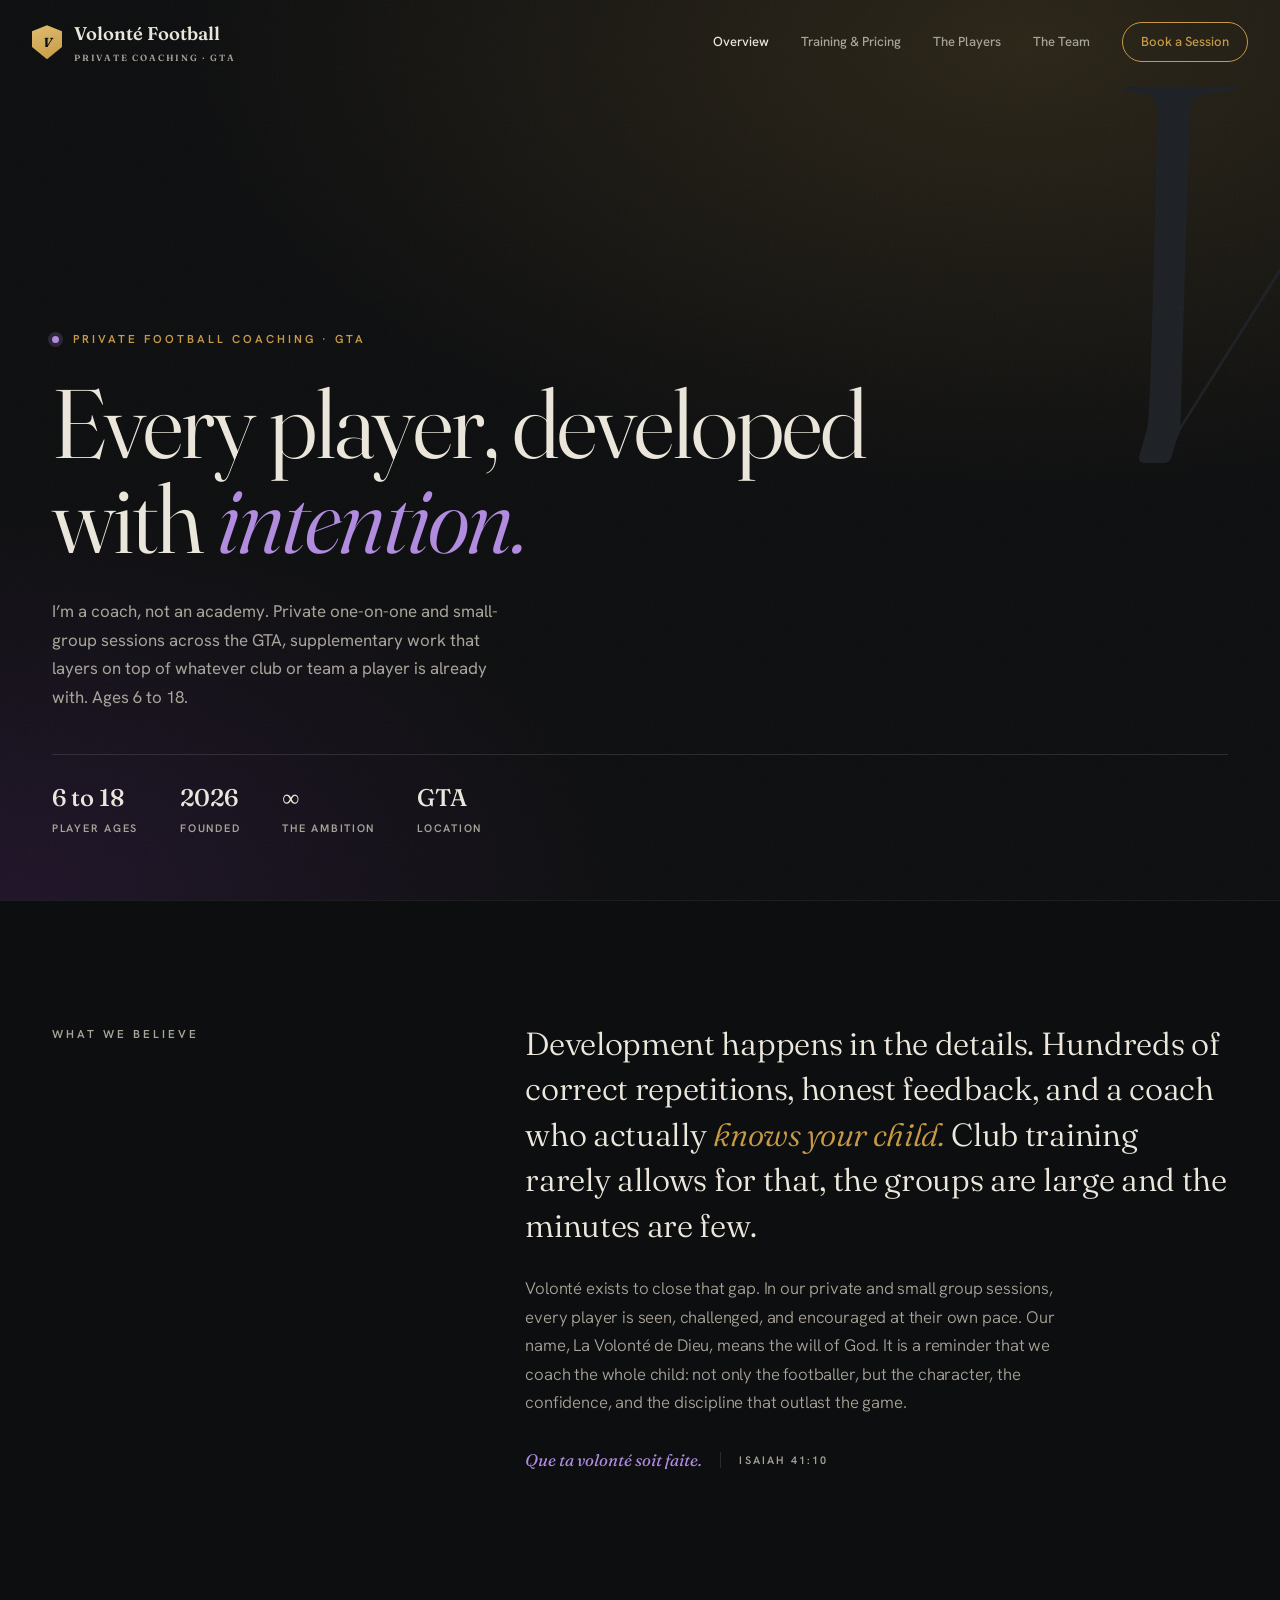
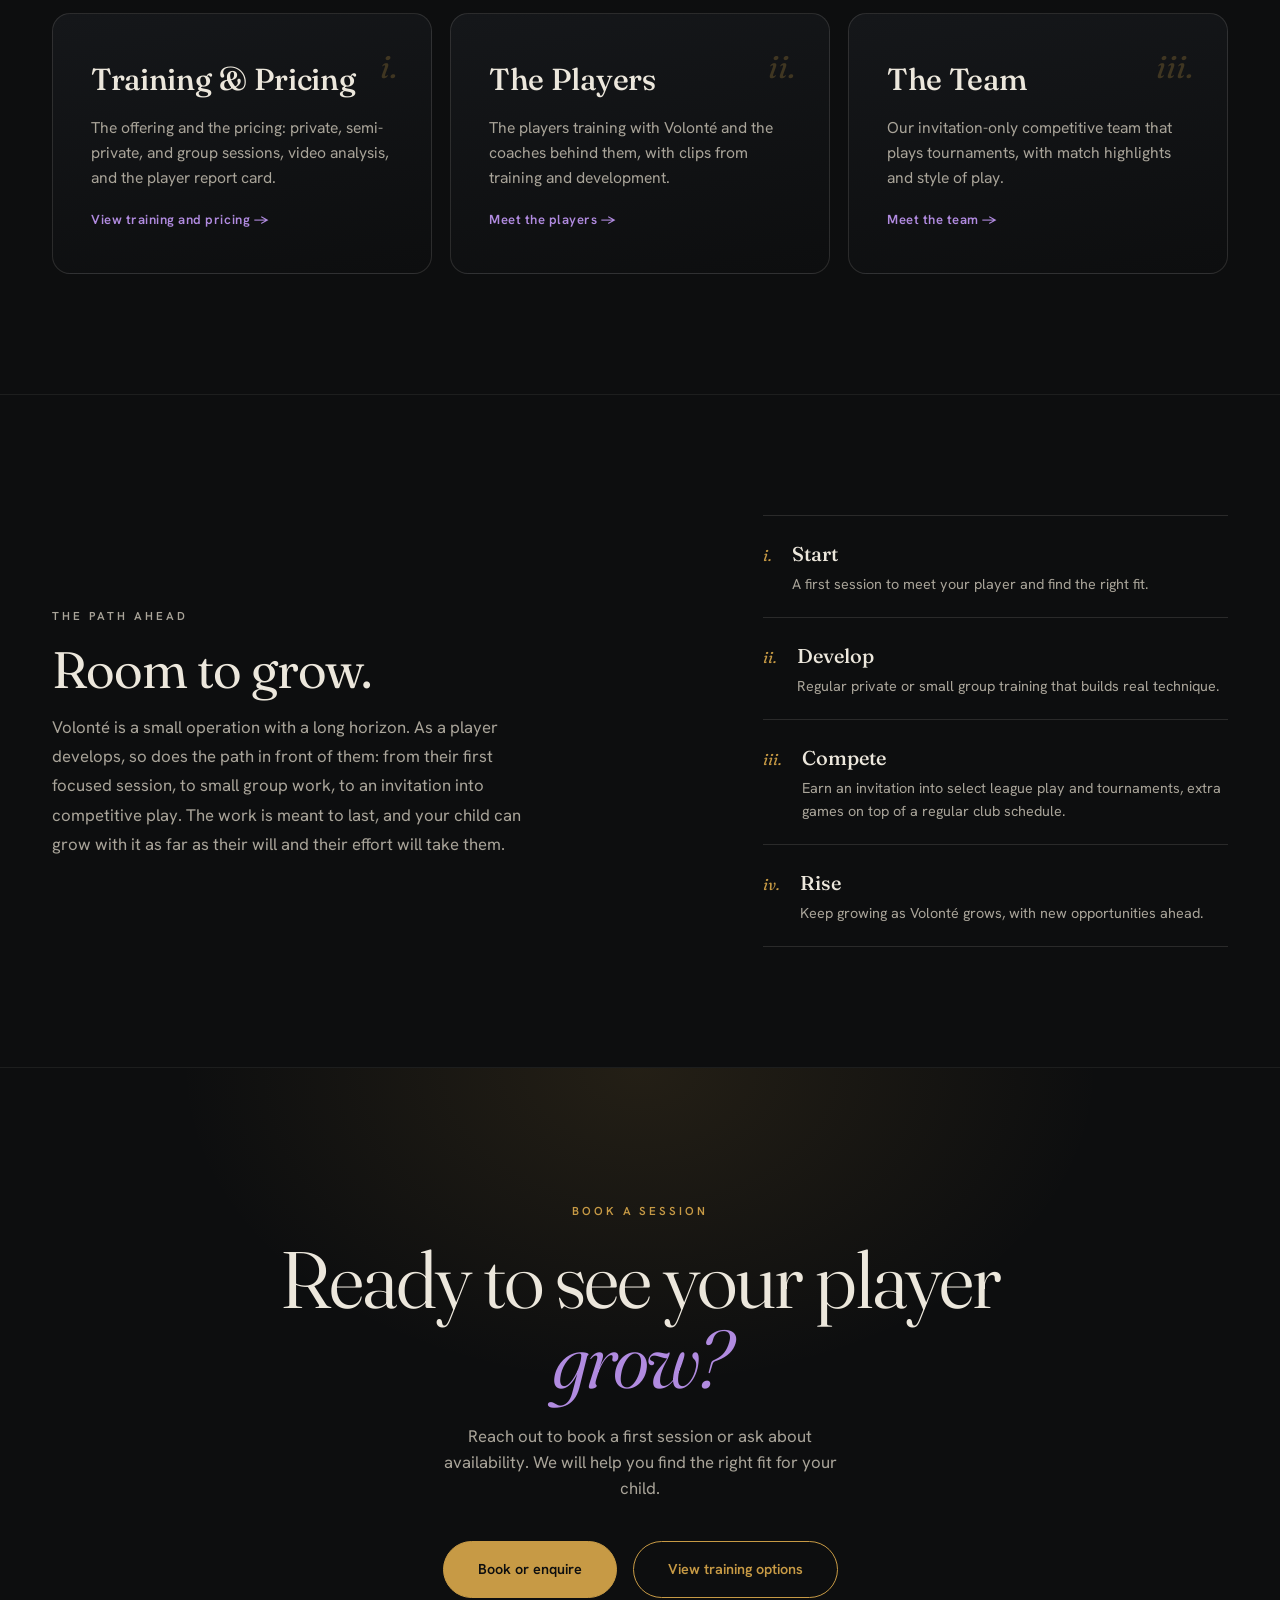
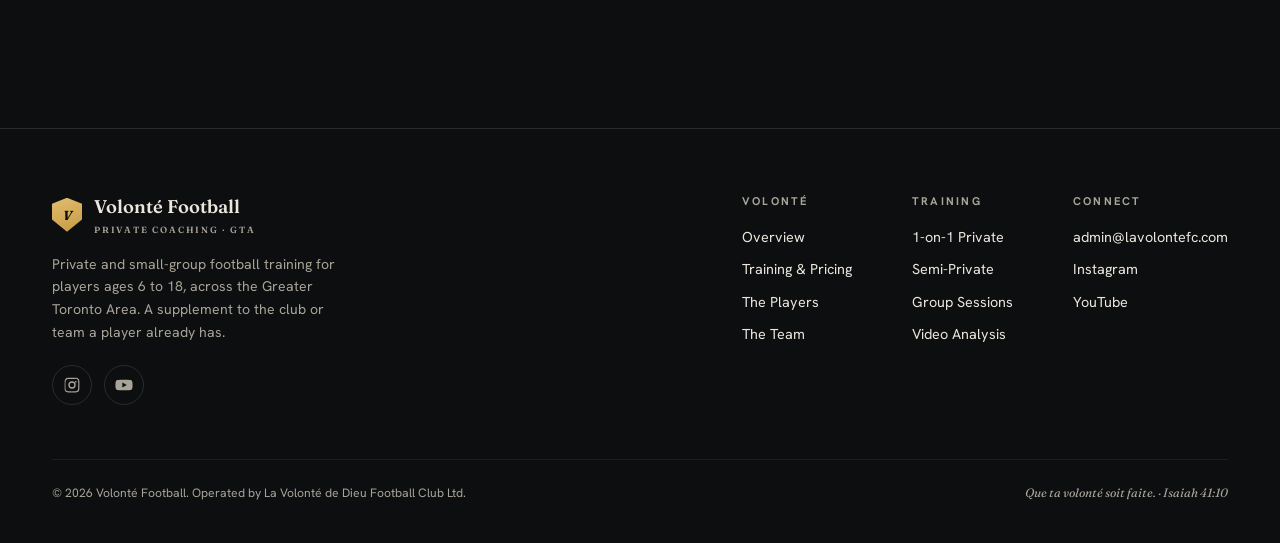
<file: index.html>
<!doctype html>
<html lang="en">
<head>
<meta charset="utf-8">
<meta name="viewport" content="width=device-width, initial-scale=1">
<title>Volonté Football · Private Football Coaching, GTA</title>
<meta name="description" content="Private one-on-one and small-group football coaching across the GTA. Supplementary training for players ages 6 to 18, alongside their club or team.">
<link rel="preconnect" href="https://fonts.googleapis.com">
<link rel="preconnect" href="https://fonts.gstatic.com" crossorigin>
<link href="https://fonts.googleapis.com/css2?family=Fraunces:ital,opsz,wght@0,9..144,300..900;1,9..144,300..700&family=Hanken+Grotesk:wght@300;400;500;600;700;800&display=swap" rel="stylesheet">
<link rel="stylesheet" href="styles.css">
</head>
<body>
<nav id="nav">
  <a class="brand" href="index.html"><span class="crest"><span>V</span></span><span>Volonté Football<small>Private Coaching · GTA</small></span></a>
  <div class="nav-links">
    <a href="index.html" class="active">Overview</a>
    <a href="training.html">Training &amp; Pricing</a>
    <a href="academy.html">The Players</a>
    <a href="team.html">The Team</a>
    <a href="mailto:admin@lavolontefc.com?subject=Training%20enquiry" class="nav-cta">Book a Session</a>
  </div>
  <div class="burger" onclick="document.querySelector('.nav-links').style.display='flex'"><span></span><span></span><span></span></div>
</nav>
<header class="hero" id="top">
  <div class="hero-bg"><div class="giant">V</div></div>
  <div class="wrap hero-inner">
    <div class="hero-eyebrow"><span class="dot"></span><span class="eyebrow">Private Football Coaching · GTA</span></div>
    <h1 class="hero-title">Every player, developed with <em>intention.</em></h1>
    <p class="hero-sub">I’m a coach, not an academy. Private one-on-one and small-group sessions across the GTA, supplementary work that layers on top of whatever club or team a player is already with. Ages 6 to 18.</p>
    <div class="hero-meta">
      <div><div class="n">6 to 18</div><div class="l">Player ages</div></div>
      <div><div class="n">2026</div><div class="l">Founded</div></div>
      <div><div class="n">&#8734;</div><div class="l">The ambition</div></div>
      <div><div class="n">GTA</div><div class="l">Location</div></div>
    </div>
  </div>
</header>

<section class="philosophy" id="philosophy">
  <div class="wrap phil-grid">
    <div class="reveal"><span class="section-tag">What We Believe</span></div>
    <div class="reveal">
      <p>Development happens in the details. Hundreds of correct repetitions, honest feedback, and a coach who actually <span class="hl">knows your child.</span> Club training rarely allows for that, the groups are large and the minutes are few.</p>
      <p>Volonté exists to close that gap. In our private and small group sessions, every player is seen, challenged, and encouraged at their own pace. Our name, La Volonté de Dieu, means the will of God. It is a reminder that we coach the whole child: not only the footballer, but the character, the confidence, and the discipline that outlast the game.</p>
      <div class="scripture"><span class="motto">Que ta volonté soit faite.</span><span class="ref">Isaiah 41:10</span></div>
    </div>
  </div>
</section>

<section class="teasers">
  <div class="wrap">
    <div class="teaser-grid">
      <a class="teaser reveal" href="training.html"><span class="tnum">i.</span><h3>Training &amp; Pricing</h3><p>The offering and the pricing: private, semi-private, and group sessions, video analysis, and the player report card.</p><span class="arrow">View training and pricing &#8594;</span></a>
      <a class="teaser reveal" href="academy.html"><span class="tnum">ii.</span><h3>The Players</h3><p>The players training with Volonté and the coaches behind them, with clips from training and development.</p><span class="arrow">Meet the players &#8594;</span></a>
      <a class="teaser reveal" href="team.html"><span class="tnum">iii.</span><h3>The Team</h3><p>Our invitation-only competitive team that plays tournaments, with match highlights and style of play.</p><span class="arrow">Meet the team &#8594;</span></a>
    </div>
  </div>
</section>

<section class="pathway" id="pathway">
  <div class="wrap path-grid">
    <div class="reveal">
      <span class="section-tag">The Path Ahead</span>
      <h2>Room to grow.</h2>
      <p>Volonté is a small operation with a long horizon. As a player develops, so does the path in front of them: from their first focused session, to small group work, to an invitation into competitive play. The work is meant to last, and your child can grow with it as far as their will and their effort will take them.</p>
    </div>
    <div class="path-steps reveal">
      <div class="path-step"><span class="ps-n">i.</span><div><div class="ps-t">Start</div><div class="ps-d">A first session to meet your player and find the right fit.</div></div></div>
      <div class="path-step"><span class="ps-n">ii.</span><div><div class="ps-t">Develop</div><div class="ps-d">Regular private or small group training that builds real technique.</div></div></div>
      <div class="path-step"><span class="ps-n">iii.</span><div><div class="ps-t">Compete</div><div class="ps-d">Earn an invitation into select league play and tournaments, extra games on top of a regular club schedule.</div></div></div>
      <div class="path-step"><span class="ps-n">iv.</span><div><div class="ps-t">Rise</div><div class="ps-d">Keep growing as Volonté grows, with new opportunities ahead.</div></div></div>
    </div>
  </div>
</section>

<section class="cta" id="cta">
  <div class="wrap cta-inner">
    <span class="eyebrow">Book a Session</span>
    <h2>Ready to see your player <em>grow?</em></h2>
    <p>Reach out to book a first session or ask about availability. We will help you find the right fit for your child.</p>
    <div class="btn-row"><a class="btn primary" href="mailto:admin@lavolontefc.com?subject=Training%20enquiry">Book or enquire</a><a class="btn ghost" href="training.html">View training options</a></div>
  </div>
</section>
<footer>
  <div class="wrap">
    <div class="foot-grid">
      <div class="foot-brand">
        <a class="brand" href="index.html"><span class="crest"><span>V</span></span><span>Volonté Football<small>Private Coaching · GTA</small></span></a>
        <p>Private and small-group football training for players ages 6 to 18, across the Greater Toronto Area. A supplement to the club or team a player already has.</p>
        <div class="socials">
          <a href="https://www.instagram.com/lavolontefc/" target="_blank" rel="noopener" aria-label="Instagram" title="Instagram"><svg viewBox="0 0 24 24"><path d="M12 2.2c3.2 0 3.6 0 4.9.07 1.2.05 1.8.25 2.2.42.6.2 1 .5 1.4.9.4.4.7.8.9 1.4.17.4.37 1 .42 2.2.06 1.3.07 1.7.07 4.9s0 3.6-.07 4.9c-.05 1.2-.25 1.8-.42 2.2-.2.6-.5 1-.9 1.4-.4.4-.8.7-1.4.9-.4.17-1 .37-2.2.42-1.3.06-1.7.07-4.9.07s-3.6 0-4.9-.07c-1.2-.05-1.8-.25-2.2-.42-.6-.2-1-.5-1.4-.9-.4-.4-.7-.8-.9-1.4-.17-.4-.37-1-.42-2.2C2.21 15.6 2.2 15.2 2.2 12s0-3.6.07-4.9c.05-1.2.25-1.8.42-2.2.2-.6.5-1 .9-1.4.4-.4.8-.7 1.4-.9.4-.17 1-.37 2.2-.42C8.4 2.21 8.8 2.2 12 2.2zm0 1.8c-3.1 0-3.5 0-4.7.07-.9.04-1.4.2-1.7.32-.43.17-.74.36-1.06.68-.32.32-.5.63-.68 1.06-.12.3-.28.8-.32 1.7C3.27 8.5 3.26 8.9 3.26 12s0 3.5.07 4.7c.04.9.2 1.4.32 1.7.17.43.36.74.68 1.06.32.32.63.5 1.06.68.3.12.8.28 1.7.32 1.2.06 1.6.07 4.7.07s3.5 0 4.7-.07c.9-.04 1.4-.2 1.7-.32.43-.17.74-.36 1.06-.68.32-.32.5-.63.68-1.06.12-.3.28-.8.32-1.7.06-1.2.07-1.6.07-4.7s0-3.5-.07-4.7c-.04-.9-.2-1.4-.32-1.7a2.8 2.8 0 0 0-.68-1.06 2.8 2.8 0 0 0-1.06-.68c-.3-.12-.8-.28-1.7-.32C15.5 4 15.1 4 12 4zm0 3.1a4.9 4.9 0 1 1 0 9.8 4.9 4.9 0 0 1 0-9.8zm0 1.8a3.1 3.1 0 1 0 0 6.2 3.1 3.1 0 0 0 0-6.2zm5.1-2.4a1.15 1.15 0 1 1 0 2.3 1.15 1.15 0 0 1 0-2.3z"/></svg></a>
          <a href="https://www.youtube.com/@LaVolonteFC" target="_blank" rel="noopener" aria-label="YouTube" title="YouTube"><svg viewBox="0 0 24 24"><path d="M23 7.5c-.26-1-1.03-1.78-2.02-2.04C19.2 5 12 5 12 5s-7.2 0-8.98.46C2.03 5.72 1.26 6.5 1 7.5.55 9.3.55 12 .55 12s0 2.7.45 4.5c.26 1 1.03 1.78 2.02 2.04C4.8 19 12 19 12 19s7.2 0 8.98-.46c.99-.26 1.76-1.04 2.02-2.04.45-1.8.45-4.5.45-4.5s0-2.7-.45-4.5zM9.75 15.4V8.6l6 3.4-6 3.4z"/></svg></a>
        </div>
      </div>
      <div class="foot-cols">
        <div class="foot-col"><h4>Volonté</h4>
          <a href="index.html">Overview</a><a href="training.html">Training &amp; Pricing</a><a href="academy.html">The Players</a><a href="team.html">The Team</a>
        </div>
        <div class="foot-col"><h4>Training</h4>
          <a href="training.html">1-on-1 Private</a><a href="training.html">Semi-Private</a><a href="training.html">Group Sessions</a><a href="training.html">Video Analysis</a>
        </div>
        <div class="foot-col"><h4>Connect</h4>
          <a href="mailto:admin@lavolontefc.com">admin@lavolontefc.com</a><a href="https://www.instagram.com/lavolontefc/" target="_blank" rel="noopener">Instagram</a><a href="https://www.youtube.com/@LaVolonteFC" target="_blank" rel="noopener">YouTube</a>
        </div>
      </div>
    </div>
    <div class="foot-bottom">
      <span>© 2026 Volonté Football. Operated by La Volonté de Dieu Football Club Ltd.</span>
      <span class="motto">Que ta volonté soit faite. · Isaiah 41:10</span>
    </div>
  </div>
</footer>
<script>
const nav=document.getElementById('nav');
addEventListener('scroll',()=>nav.classList.toggle('scrolled',scrollY>40));
const io=new IntersectionObserver((es)=>{es.forEach(e=>{if(e.isIntersecting){e.target.classList.add('in');io.unobserve(e.target)}})},{threshold:.12});
document.querySelectorAll('.reveal').forEach(el=>io.observe(el));
</script>
</body>
</html>
</file>
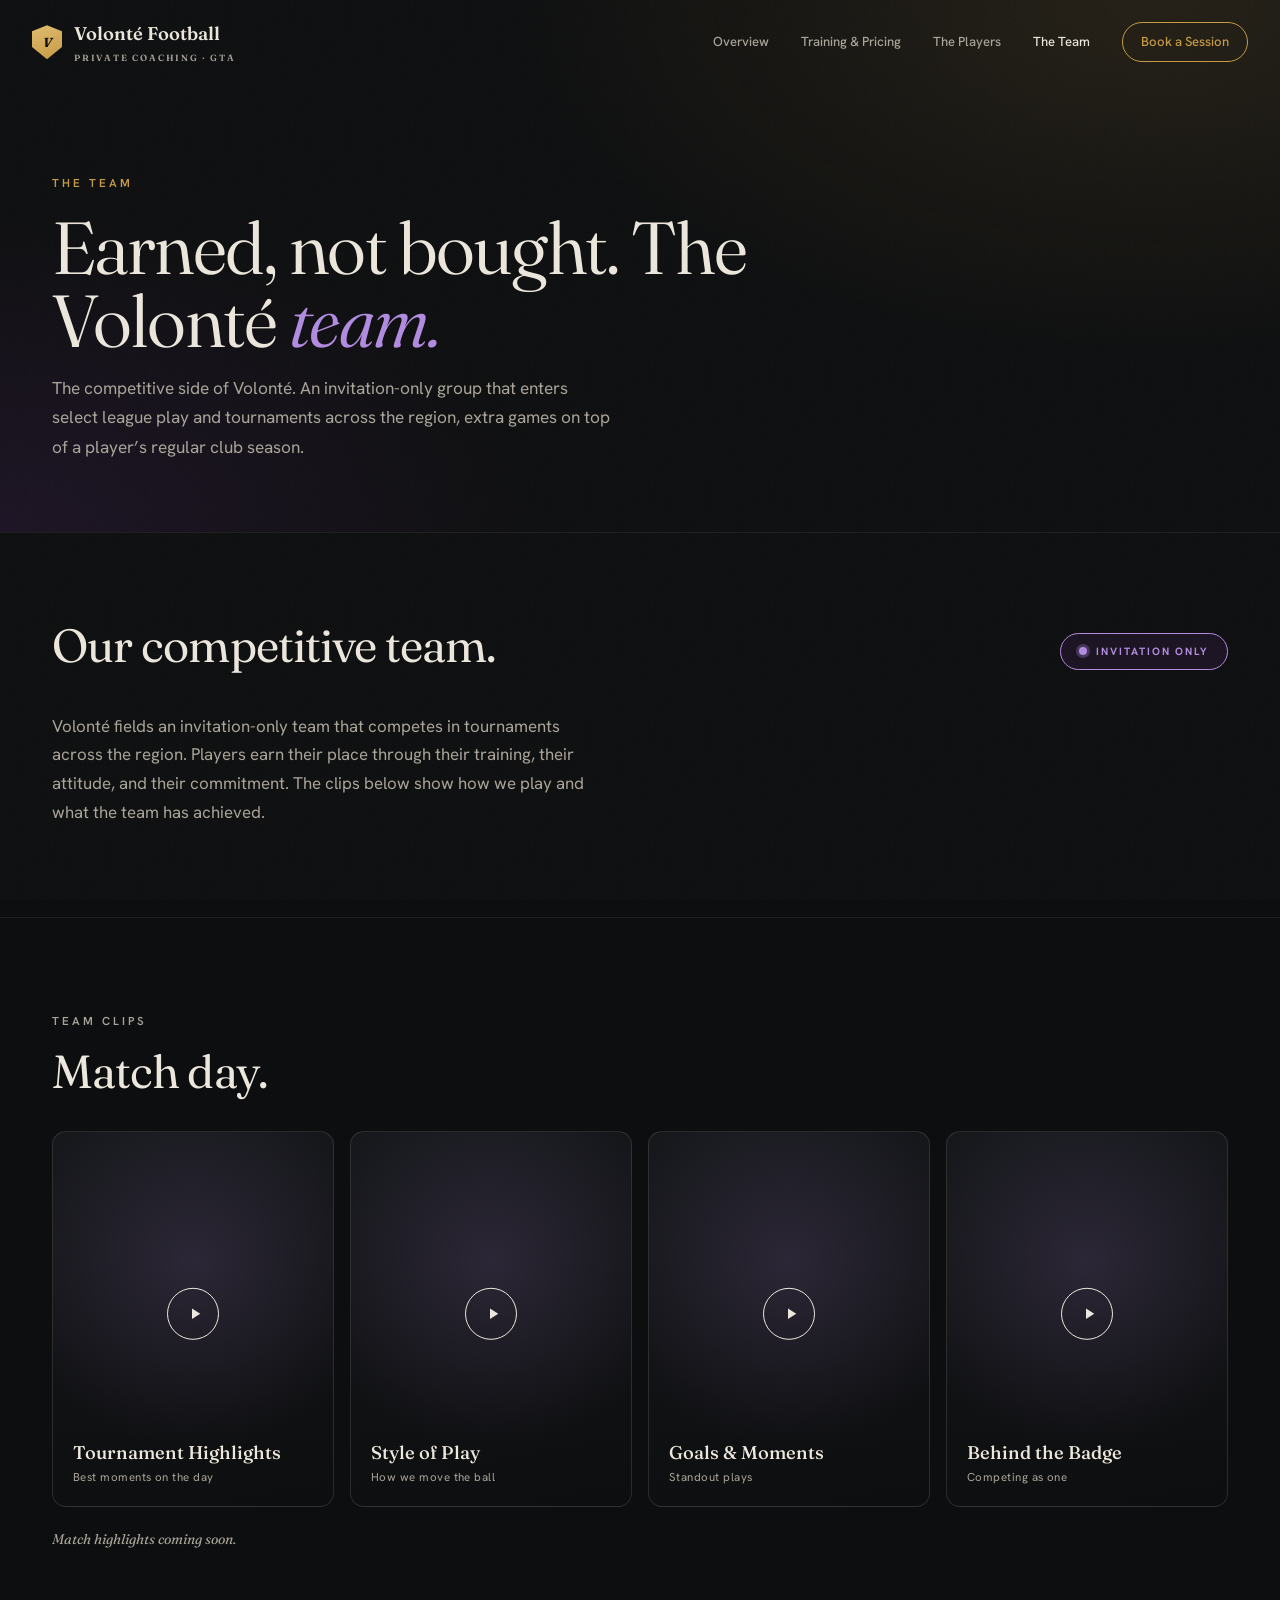
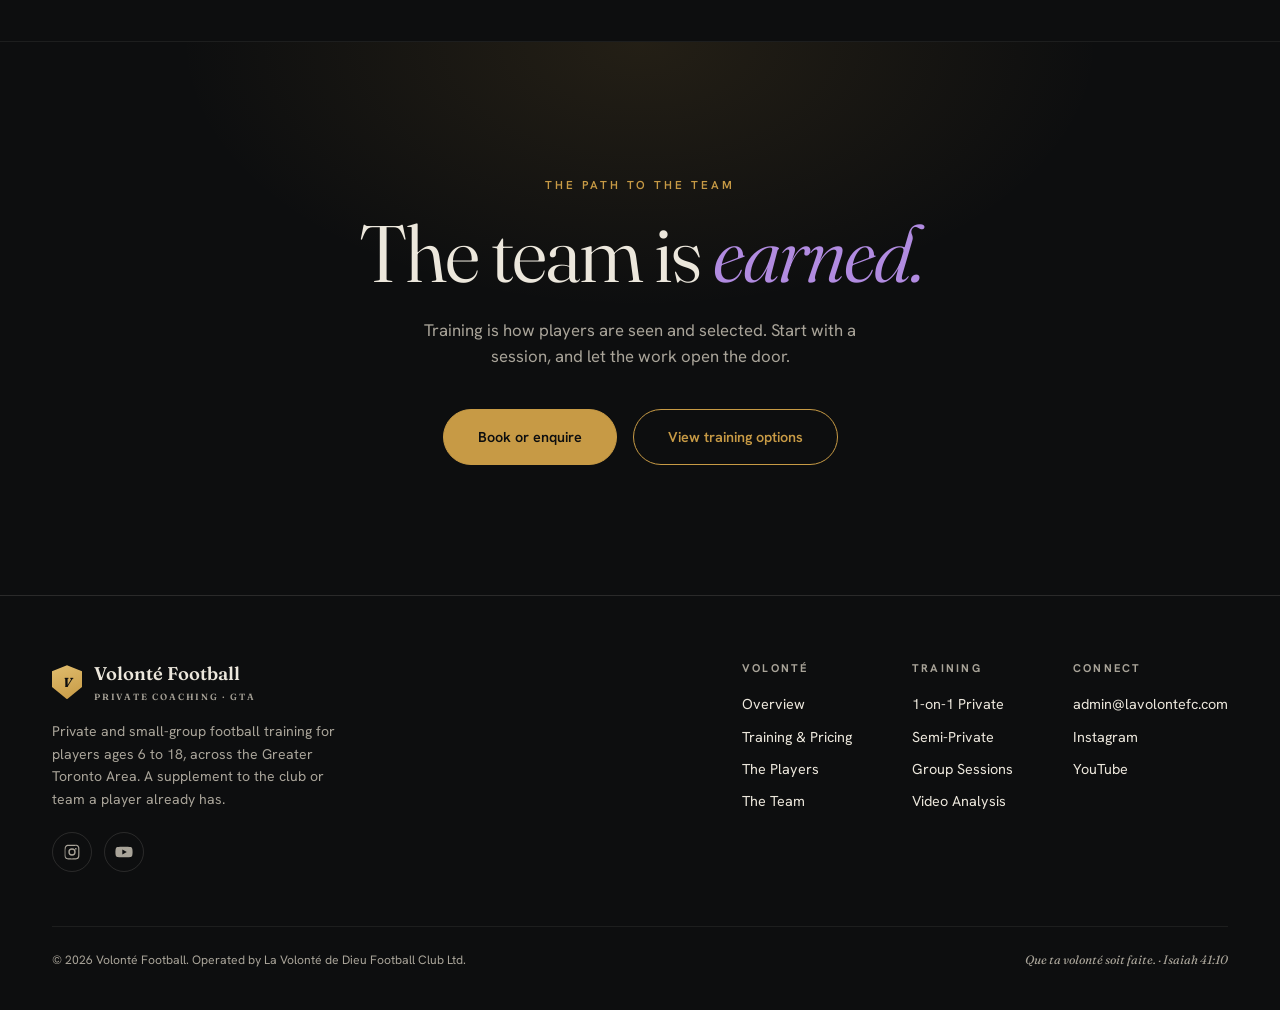
<file: team.html>
<!doctype html>
<html lang="en">
<head>
<meta charset="utf-8">
<meta name="viewport" content="width=device-width, initial-scale=1">
<title>The Team · Volonté Football</title>
<meta name="description" content="The invitation-only competitive group at Volonté Football. Select league play and tournaments across the GTA, on top of a player's regular club season.">
<link rel="preconnect" href="https://fonts.googleapis.com">
<link rel="preconnect" href="https://fonts.gstatic.com" crossorigin>
<link href="https://fonts.googleapis.com/css2?family=Fraunces:ital,opsz,wght@0,9..144,300..900;1,9..144,300..700&family=Hanken+Grotesk:wght@300;400;500;600;700;800&display=swap" rel="stylesheet">
<link rel="stylesheet" href="styles.css">
</head>
<body>
<nav id="nav">
  <a class="brand" href="index.html"><span class="crest"><span>V</span></span><span>Volonté Football<small>Private Coaching · GTA</small></span></a>
  <div class="nav-links">
    <a href="index.html">Overview</a>
    <a href="training.html">Training &amp; Pricing</a>
    <a href="academy.html">The Players</a>
    <a href="team.html" class="active">The Team</a>
    <a href="mailto:admin@lavolontefc.com?subject=Training%20enquiry" class="nav-cta">Book a Session</a>
  </div>
  <div class="burger" onclick="document.querySelector('.nav-links').style.display='flex'"><span></span><span></span><span></span></div>
</nav>
<section class="page-hero">
  <div class="wrap page-hero-inner">
    <span class="eyebrow">The Team</span>
    <h1>Earned, not bought. The Volonté <em>team.</em></h1>
    <p>The competitive side of Volonté. An invitation-only group that enters select league play and tournaments across the region, extra games on top of a player’s regular club season.</p>
  </div>
</section>

<section class="showcase">
  <div class="wrap">
    <div class="showcase-head reveal">
      <h2>Our competitive team.</h2>
      <span class="invite">Invitation only</span>
    </div>
    <p class="team-intro reveal">Volonté fields an invitation-only team that competes in tournaments across the region. Players earn their place through their training, their attitude, and their commitment. The clips below show how we play and what the team has achieved.</p>
  </div>
</section>

<section class="videos" id="videos">
  <div class="wrap">
    <span class="section-tag">Team Clips</span>
    <h2>Match day.</h2>
    <div class="clips">
      <div class="clip reveal"><div class="glow"></div><div class="play"><svg viewBox="0 0 24 24"><path d="M8 5v14l11-7z"/></svg></div><div class="clabel"><div class="ct">Tournament Highlights</div><div class="cs">Best moments on the day</div></div></div>
      <div class="clip reveal"><div class="glow"></div><div class="play"><svg viewBox="0 0 24 24"><path d="M8 5v14l11-7z"/></svg></div><div class="clabel"><div class="ct">Style of Play</div><div class="cs">How we move the ball</div></div></div>
      <div class="clip reveal"><div class="glow"></div><div class="play"><svg viewBox="0 0 24 24"><path d="M8 5v14l11-7z"/></svg></div><div class="clabel"><div class="ct">Goals &amp; Moments</div><div class="cs">Standout plays</div></div></div>
      <div class="clip reveal"><div class="glow"></div><div class="play"><svg viewBox="0 0 24 24"><path d="M8 5v14l11-7z"/></svg></div><div class="clabel"><div class="ct">Behind the Badge</div><div class="cs">Competing as one</div></div></div>
    </div>
    <p class="clips-note">Match highlights coming soon.</p>
  </div>
</section>

<section class="cta" id="cta">
  <div class="wrap cta-inner">
    <span class="eyebrow">The Path to the Team</span>
    <h2>The team is <em>earned.</em></h2>
    <p>Training is how players are seen and selected. Start with a session, and let the work open the door.</p>
    <div class="btn-row"><a class="btn primary" href="mailto:admin@lavolontefc.com?subject=Training%20enquiry">Book or enquire</a><a class="btn ghost" href="training.html">View training options</a></div>
  </div>
</section>
<footer>
  <div class="wrap">
    <div class="foot-grid">
      <div class="foot-brand">
        <a class="brand" href="index.html"><span class="crest"><span>V</span></span><span>Volonté Football<small>Private Coaching · GTA</small></span></a>
        <p>Private and small-group football training for players ages 6 to 18, across the Greater Toronto Area. A supplement to the club or team a player already has.</p>
        <div class="socials">
          <a href="https://www.instagram.com/lavolontefc/" target="_blank" rel="noopener" aria-label="Instagram" title="Instagram"><svg viewBox="0 0 24 24"><path d="M12 2.2c3.2 0 3.6 0 4.9.07 1.2.05 1.8.25 2.2.42.6.2 1 .5 1.4.9.4.4.7.8.9 1.4.17.4.37 1 .42 2.2.06 1.3.07 1.7.07 4.9s0 3.6-.07 4.9c-.05 1.2-.25 1.8-.42 2.2-.2.6-.5 1-.9 1.4-.4.4-.8.7-1.4.9-.4.17-1 .37-2.2.42-1.3.06-1.7.07-4.9.07s-3.6 0-4.9-.07c-1.2-.05-1.8-.25-2.2-.42-.6-.2-1-.5-1.4-.9-.4-.4-.7-.8-.9-1.4-.17-.4-.37-1-.42-2.2C2.21 15.6 2.2 15.2 2.2 12s0-3.6.07-4.9c.05-1.2.25-1.8.42-2.2.2-.6.5-1 .9-1.4.4-.4.8-.7 1.4-.9.4-.17 1-.37 2.2-.42C8.4 2.21 8.8 2.2 12 2.2zm0 1.8c-3.1 0-3.5 0-4.7.07-.9.04-1.4.2-1.7.32-.43.17-.74.36-1.06.68-.32.32-.5.63-.68 1.06-.12.3-.28.8-.32 1.7C3.27 8.5 3.26 8.9 3.26 12s0 3.5.07 4.7c.04.9.2 1.4.32 1.7.17.43.36.74.68 1.06.32.32.63.5 1.06.68.3.12.8.28 1.7.32 1.2.06 1.6.07 4.7.07s3.5 0 4.7-.07c.9-.04 1.4-.2 1.7-.32.43-.17.74-.36 1.06-.68.32-.32.5-.63.68-1.06.12-.3.28-.8.32-1.7.06-1.2.07-1.6.07-4.7s0-3.5-.07-4.7c-.04-.9-.2-1.4-.32-1.7a2.8 2.8 0 0 0-.68-1.06 2.8 2.8 0 0 0-1.06-.68c-.3-.12-.8-.28-1.7-.32C15.5 4 15.1 4 12 4zm0 3.1a4.9 4.9 0 1 1 0 9.8 4.9 4.9 0 0 1 0-9.8zm0 1.8a3.1 3.1 0 1 0 0 6.2 3.1 3.1 0 0 0 0-6.2zm5.1-2.4a1.15 1.15 0 1 1 0 2.3 1.15 1.15 0 0 1 0-2.3z"/></svg></a>
          <a href="https://www.youtube.com/@LaVolonteFC" target="_blank" rel="noopener" aria-label="YouTube" title="YouTube"><svg viewBox="0 0 24 24"><path d="M23 7.5c-.26-1-1.03-1.78-2.02-2.04C19.2 5 12 5 12 5s-7.2 0-8.98.46C2.03 5.72 1.26 6.5 1 7.5.55 9.3.55 12 .55 12s0 2.7.45 4.5c.26 1 1.03 1.78 2.02 2.04C4.8 19 12 19 12 19s7.2 0 8.98-.46c.99-.26 1.76-1.04 2.02-2.04.45-1.8.45-4.5.45-4.5s0-2.7-.45-4.5zM9.75 15.4V8.6l6 3.4-6 3.4z"/></svg></a>
        </div>
      </div>
      <div class="foot-cols">
        <div class="foot-col"><h4>Volonté</h4>
          <a href="index.html">Overview</a><a href="training.html">Training &amp; Pricing</a><a href="academy.html">The Players</a><a href="team.html">The Team</a>
        </div>
        <div class="foot-col"><h4>Training</h4>
          <a href="training.html">1-on-1 Private</a><a href="training.html">Semi-Private</a><a href="training.html">Group Sessions</a><a href="training.html">Video Analysis</a>
        </div>
        <div class="foot-col"><h4>Connect</h4>
          <a href="mailto:admin@lavolontefc.com">admin@lavolontefc.com</a><a href="https://www.instagram.com/lavolontefc/" target="_blank" rel="noopener">Instagram</a><a href="https://www.youtube.com/@LaVolonteFC" target="_blank" rel="noopener">YouTube</a>
        </div>
      </div>
    </div>
    <div class="foot-bottom">
      <span>© 2026 Volonté Football. Operated by La Volonté de Dieu Football Club Ltd.</span>
      <span class="motto">Que ta volonté soit faite. · Isaiah 41:10</span>
    </div>
  </div>
</footer>
<script>
const nav=document.getElementById('nav');
addEventListener('scroll',()=>nav.classList.toggle('scrolled',scrollY>40));
const io=new IntersectionObserver((es)=>{es.forEach(e=>{if(e.isIntersecting){e.target.classList.add('in');io.unobserve(e.target)}})},{threshold:.12});
document.querySelectorAll('.reveal').forEach(el=>io.observe(el));
</script>
</body>
</html>
</file>
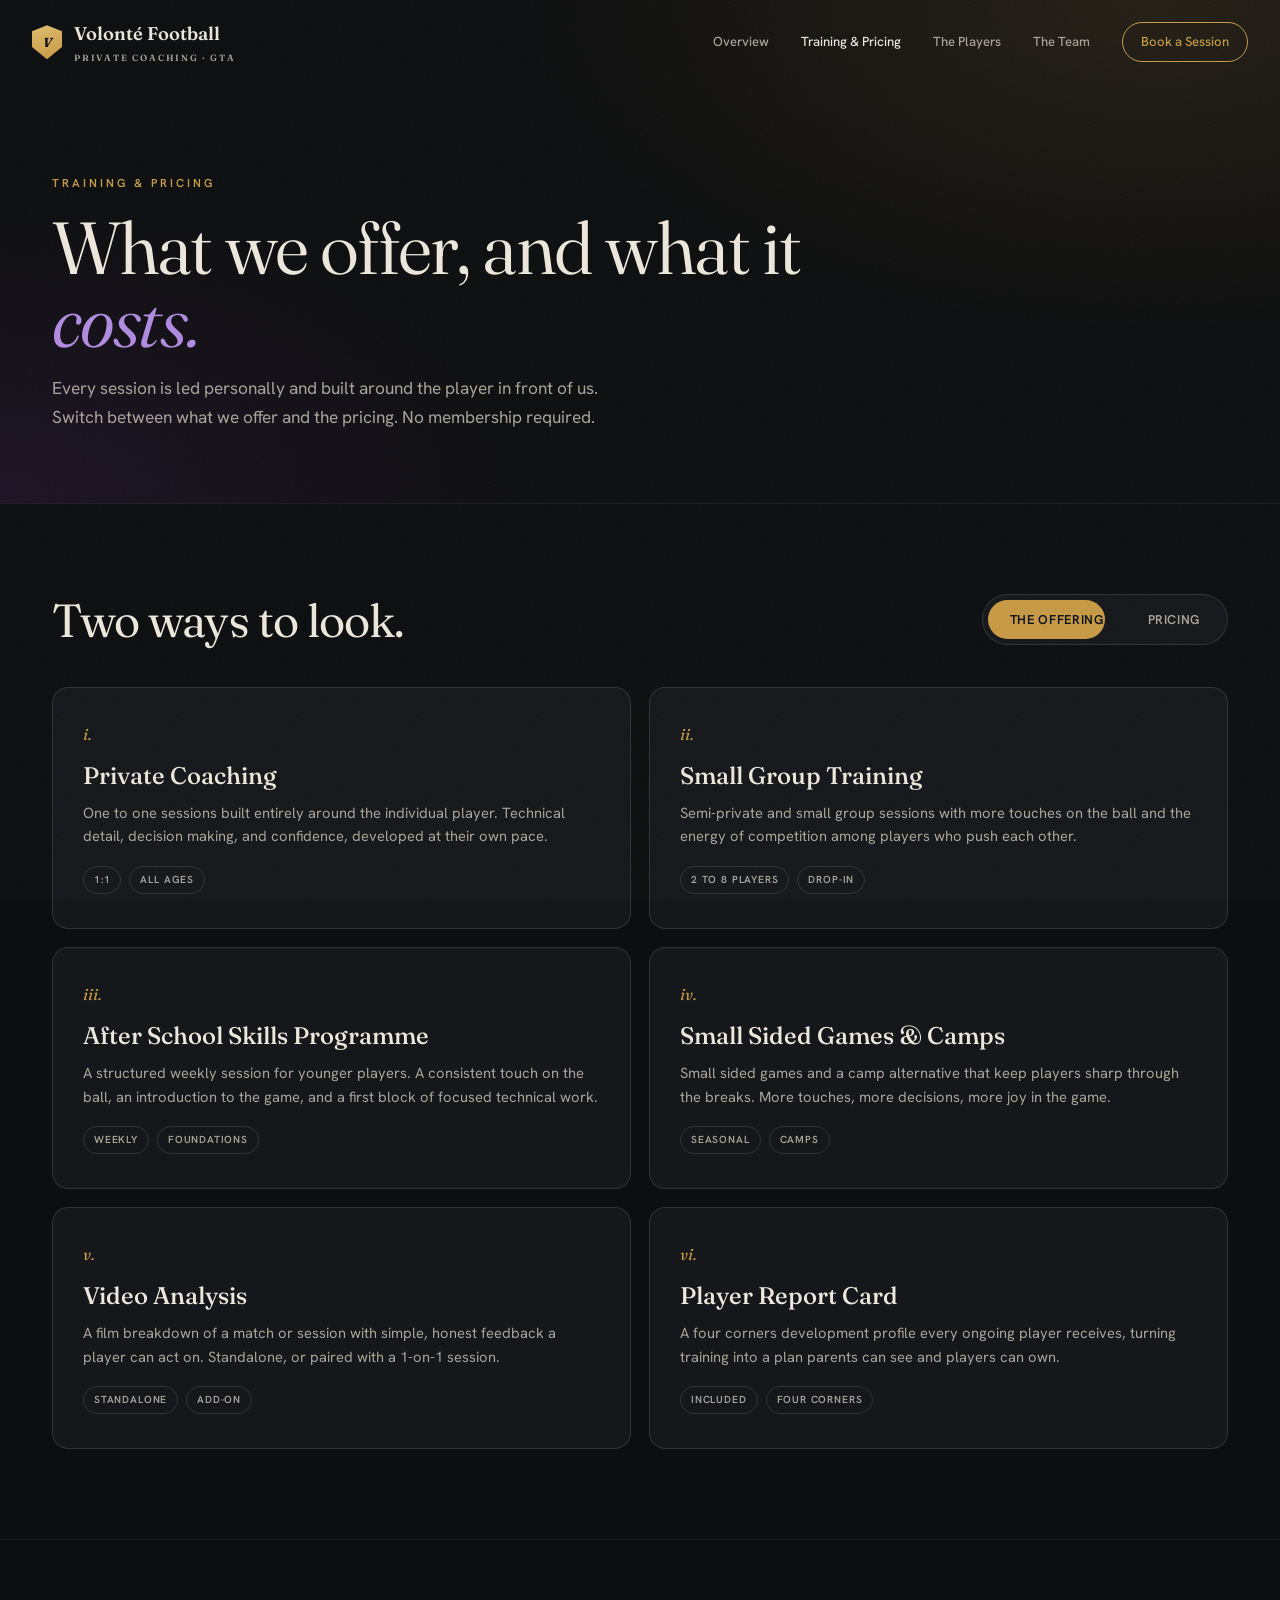
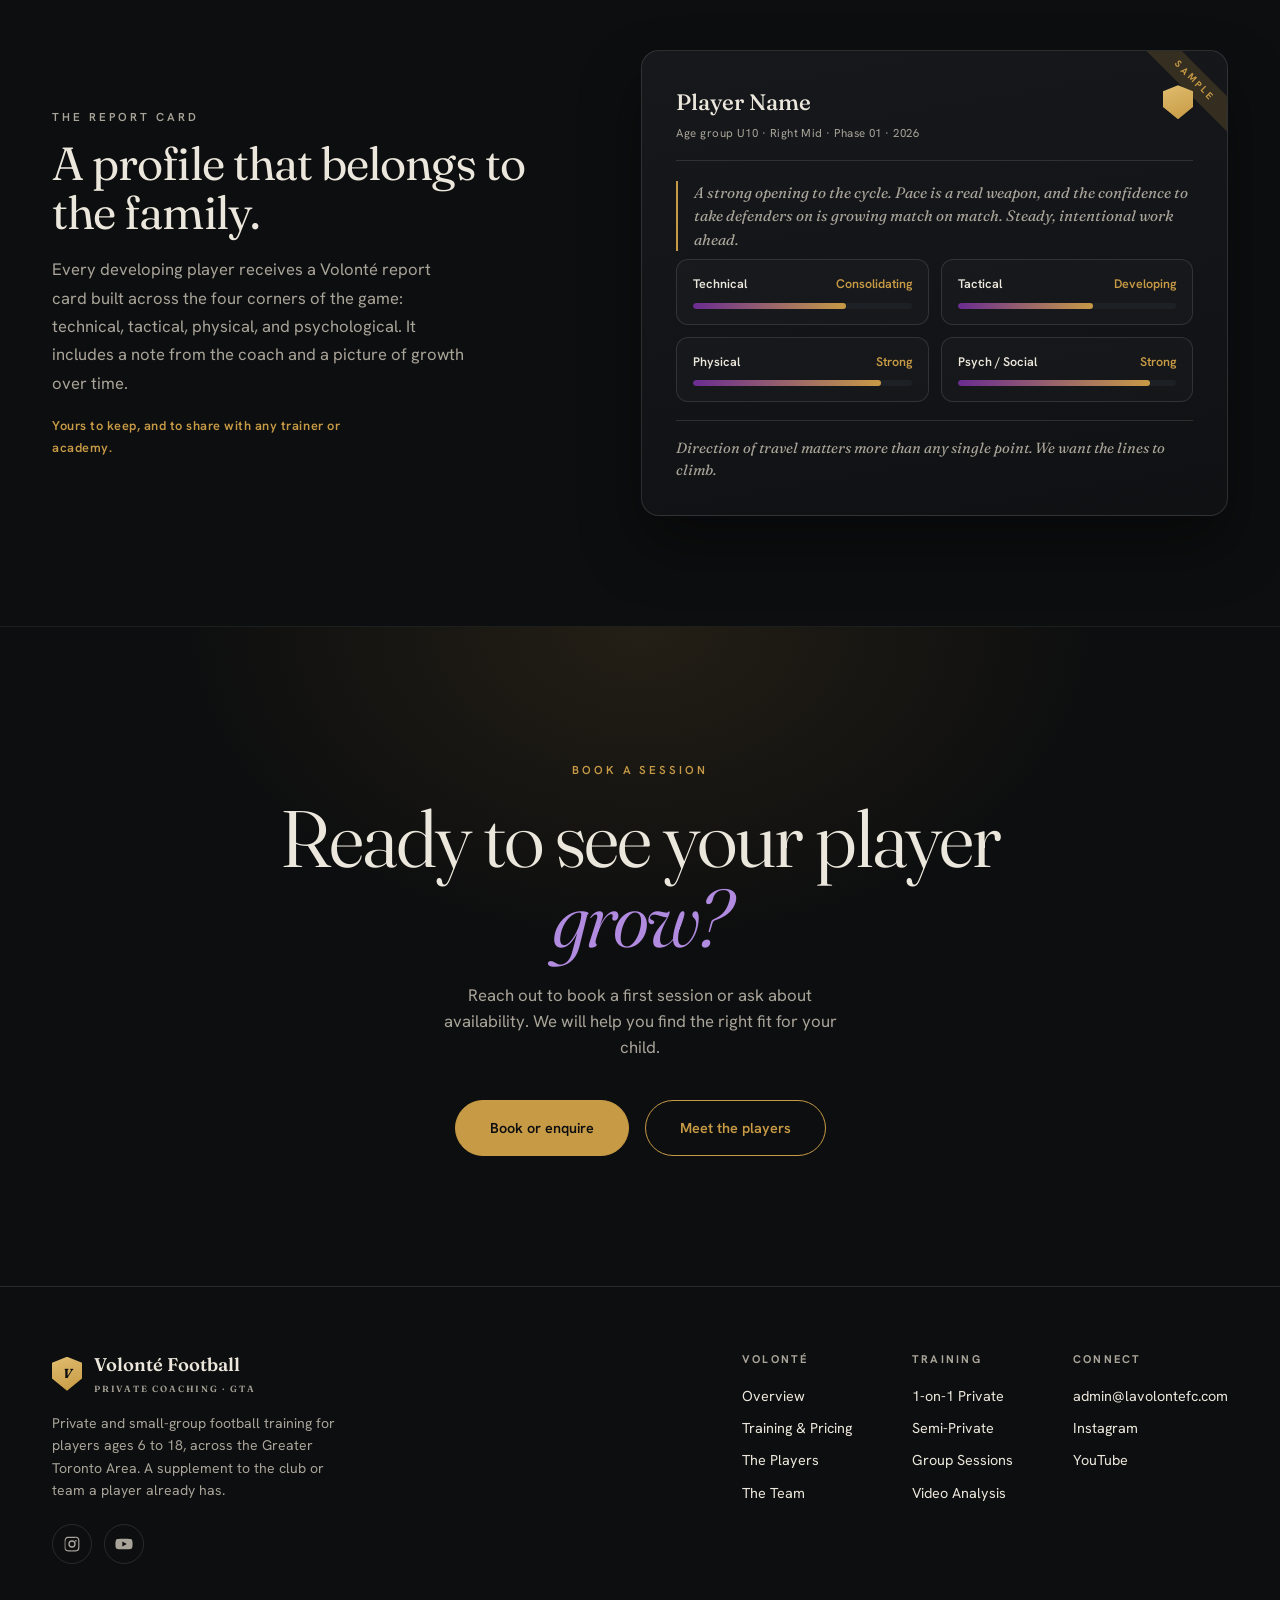
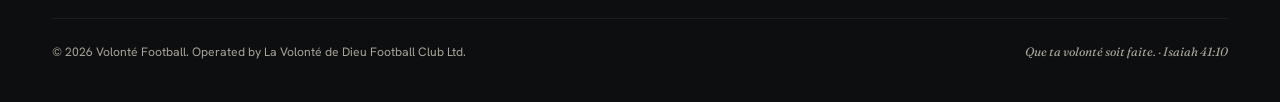
<file: training.html>
<!doctype html>
<html lang="en">
<head>
<meta charset="utf-8">
<meta name="viewport" content="width=device-width, initial-scale=1">
<title>Training &amp; Pricing · Volonté Football</title>
<meta name="description" content="Private and small-group football training in the GTA. 1-on-1 $100, semi-private $80 per player, group $40 per player, video analysis $40.">
<link rel="preconnect" href="https://fonts.googleapis.com">
<link rel="preconnect" href="https://fonts.gstatic.com" crossorigin>
<link href="https://fonts.googleapis.com/css2?family=Fraunces:ital,opsz,wght@0,9..144,300..900;1,9..144,300..700&family=Hanken+Grotesk:wght@300;400;500;600;700;800&display=swap" rel="stylesheet">
<link rel="stylesheet" href="styles.css">
</head>
<body>
<nav id="nav">
  <a class="brand" href="index.html"><span class="crest"><span>V</span></span><span>Volonté Football<small>Private Coaching · GTA</small></span></a>
  <div class="nav-links">
    <a href="index.html">Overview</a>
    <a href="training.html" class="active">Training &amp; Pricing</a>
    <a href="academy.html">The Players</a>
    <a href="team.html">The Team</a>
    <a href="mailto:admin@lavolontefc.com?subject=Training%20enquiry" class="nav-cta">Book a Session</a>
  </div>
  <div class="burger" onclick="document.querySelector('.nav-links').style.display='flex'"><span></span><span></span><span></span></div>
</nav>
<section class="page-hero">
  <div class="wrap page-hero-inner">
    <span class="eyebrow">Training &amp; Pricing</span>
    <h1>What we offer, and what it <em>costs.</em></h1>
    <p>Every session is led personally and built around the player in front of us. Switch between what we offer and the pricing. No membership required.</p>
  </div>
</section>

<section class="showcase">
  <div class="wrap">
    <div class="showcase-head reveal">
      <h2>Two ways to look.</h2>
      <div class="toggle" id="toggle" data-side="offering">
        <span class="slider"></span>
        <button class="active" data-panel="offering">The Offering</button>
        <button data-panel="pricing">Pricing</button>
      </div>
    </div>

    <div class="panel active" id="panel-offering">
      <div class="offerings">
        <div class="offer reveal"><div class="idx">i.</div><h3>Private Coaching</h3><p>One to one sessions built entirely around the individual player. Technical detail, decision making, and confidence, developed at their own pace.</p><div class="tags"><span>1:1</span><span>All ages</span></div></div>
        <div class="offer reveal"><div class="idx">ii.</div><h3>Small Group Training</h3><p>Semi-private and small group sessions with more touches on the ball and the energy of competition among players who push each other.</p><div class="tags"><span>2 to 8 players</span><span>Drop-in</span></div></div>
        <div class="offer reveal"><div class="idx">iii.</div><h3>After School Skills Programme</h3><p>A structured weekly session for younger players. A consistent touch on the ball, an introduction to the game, and a first block of focused technical work.</p><div class="tags"><span>Weekly</span><span>Foundations</span></div></div>
        <div class="offer reveal"><div class="idx">iv.</div><h3>Small Sided Games &amp; Camps</h3><p>Small sided games and a camp alternative that keep players sharp through the breaks. More touches, more decisions, more joy in the game.</p><div class="tags"><span>Seasonal</span><span>Camps</span></div></div>
        <div class="offer reveal"><div class="idx">v.</div><h3>Video Analysis</h3><p>A film breakdown of a match or session with simple, honest feedback a player can act on. Standalone, or paired with a 1-on-1 session.</p><div class="tags"><span>Standalone</span><span>Add-on</span></div></div>
        <div class="offer reveal"><div class="idx">vi.</div><h3>Player Report Card</h3><p>A four corners development profile every ongoing player receives, turning training into a plan parents can see and players can own.</p><div class="tags"><span>Included</span><span>Four corners</span></div></div>
      </div>
    </div>

    <div class="panel" id="panel-pricing">
      <div class="price-grid">
        <div class="price-card feature reveal"><div class="tier">Most individual attention</div><h3>1-on-1 Private</h3><div class="price">$100 <small>/ 60 minutes</small></div><p>The entire session built around one player. Technique, decision making, and confidence at their own pace, with feedback they can act on immediately.</p></div>
        <div class="price-card reveal"><div class="tier">Train with a friend or sibling</div><h3>Semi-Private, 2 to 3 players</h3><div class="price">$80 <small>/ player, 60 minutes</small></div><p>Individual attention with the energy of competition. A great fit for friends, siblings, or teammates, at a lower rate per player.</p></div>
        <div class="price-card reveal"><div class="tier">Drop in, no commitment</div><h3>Group Session, 6 to 8 players</h3><div class="price">$40 <small>/ player, 90 minutes</small></div><p>Ninety minutes of focused technical work in a small group. More touches than club training. Drop in when it suits you.</p></div>
        <div class="price-card reveal"><div class="tier">See the game clearly</div><h3>Video Analysis</h3><div class="price">$40 <small>/ standalone, or paired with a 1-on-1</small></div><p>A film breakdown with simple, honest feedback. Paired with a 1-on-1, it becomes a complete picture of where a player is and where they are going.</p></div>
      </div>
      <div class="included reveal">
        <h4>What every player gets.</h4>
        <div class="incl-list">
          <div><span class="tick">&#10003;</span> A coach who knows your child by name</div>
          <div><span class="tick">&#10003;</span> Small groups, always</div>
          <div><span class="tick">&#10003;</span> Real touches, not standing in line</div>
          <div><span class="tick">&#10003;</span> Honest, encouraging feedback</div>
          <div><span class="tick">&#10003;</span> Works alongside club training</div>
          <div><span class="tick">&#10003;</span> Technique built to last</div>
        </div>
      </div>
    </div>
  </div>
</section>

<section class="reportcard" id="report-card">
  <div class="wrap rc-grid">
    <div class="rc-copy reveal">
      <span class="section-tag">The Report Card</span>
      <h2>A profile that belongs to the family.</h2>
      <p>Every developing player receives a Volonté report card built across the four corners of the game: technical, tactical, physical, and psychological. It includes a note from the coach and a picture of growth over time.</p>
      <p class="rc-tag">Yours to keep, and to share with any trainer or academy.</p>
    </div>
    <div class="card-doc reveal">
      <div class="rc-top">
        <div><div class="rc-name">Player Name</div><div class="rc-meta">Age group U10 · Right Mid · Phase 01 · 2026</div></div>
        <div class="rc-crest"></div>
      </div>
      <div class="coach-note">A strong opening to the cycle. Pace is a real weapon, and the confidence to take defenders on is growing match on match. Steady, intentional work ahead.</div>
      <div class="fourcorners">
        <div class="corner"><div class="cn"><b>Technical</b><span>Consolidating</span></div><div class="rc-bar"><i style="width:70%"></i></div></div>
        <div class="corner"><div class="cn"><b>Tactical</b><span>Developing</span></div><div class="rc-bar"><i style="width:62%"></i></div></div>
        <div class="corner"><div class="cn"><b>Physical</b><span>Strong</span></div><div class="rc-bar"><i style="width:86%"></i></div></div>
        <div class="corner"><div class="cn"><b>Psych / Social</b><span>Strong</span></div><div class="rc-bar"><i style="width:88%"></i></div></div>
      </div>
      <div class="rc-note">Direction of travel matters more than any single point. We want the lines to climb.</div>
    </div>
  </div>
</section>

<section class="cta" id="cta">
  <div class="wrap cta-inner">
    <span class="eyebrow">Book a Session</span>
    <h2>Ready to see your player <em>grow?</em></h2>
    <p>Reach out to book a first session or ask about availability. We will help you find the right fit for your child.</p>
    <div class="btn-row"><a class="btn primary" href="mailto:admin@lavolontefc.com?subject=Training%20enquiry">Book or enquire</a><a class="btn ghost" href="academy.html">Meet the players</a></div>
  </div>
</section>
<footer>
  <div class="wrap">
    <div class="foot-grid">
      <div class="foot-brand">
        <a class="brand" href="index.html"><span class="crest"><span>V</span></span><span>Volonté Football<small>Private Coaching · GTA</small></span></a>
        <p>Private and small-group football training for players ages 6 to 18, across the Greater Toronto Area. A supplement to the club or team a player already has.</p>
        <div class="socials">
          <a href="https://www.instagram.com/lavolontefc/" target="_blank" rel="noopener" aria-label="Instagram" title="Instagram"><svg viewBox="0 0 24 24"><path d="M12 2.2c3.2 0 3.6 0 4.9.07 1.2.05 1.8.25 2.2.42.6.2 1 .5 1.4.9.4.4.7.8.9 1.4.17.4.37 1 .42 2.2.06 1.3.07 1.7.07 4.9s0 3.6-.07 4.9c-.05 1.2-.25 1.8-.42 2.2-.2.6-.5 1-.9 1.4-.4.4-.8.7-1.4.9-.4.17-1 .37-2.2.42-1.3.06-1.7.07-4.9.07s-3.6 0-4.9-.07c-1.2-.05-1.8-.25-2.2-.42-.6-.2-1-.5-1.4-.9-.4-.4-.7-.8-.9-1.4-.17-.4-.37-1-.42-2.2C2.21 15.6 2.2 15.2 2.2 12s0-3.6.07-4.9c.05-1.2.25-1.8.42-2.2.2-.6.5-1 .9-1.4.4-.4.8-.7 1.4-.9.4-.17 1-.37 2.2-.42C8.4 2.21 8.8 2.2 12 2.2zm0 1.8c-3.1 0-3.5 0-4.7.07-.9.04-1.4.2-1.7.32-.43.17-.74.36-1.06.68-.32.32-.5.63-.68 1.06-.12.3-.28.8-.32 1.7C3.27 8.5 3.26 8.9 3.26 12s0 3.5.07 4.7c.04.9.2 1.4.32 1.7.17.43.36.74.68 1.06.32.32.63.5 1.06.68.3.12.8.28 1.7.32 1.2.06 1.6.07 4.7.07s3.5 0 4.7-.07c.9-.04 1.4-.2 1.7-.32.43-.17.74-.36 1.06-.68.32-.32.5-.63.68-1.06.12-.3.28-.8.32-1.7.06-1.2.07-1.6.07-4.7s0-3.5-.07-4.7c-.04-.9-.2-1.4-.32-1.7a2.8 2.8 0 0 0-.68-1.06 2.8 2.8 0 0 0-1.06-.68c-.3-.12-.8-.28-1.7-.32C15.5 4 15.1 4 12 4zm0 3.1a4.9 4.9 0 1 1 0 9.8 4.9 4.9 0 0 1 0-9.8zm0 1.8a3.1 3.1 0 1 0 0 6.2 3.1 3.1 0 0 0 0-6.2zm5.1-2.4a1.15 1.15 0 1 1 0 2.3 1.15 1.15 0 0 1 0-2.3z"/></svg></a>
          <a href="https://www.youtube.com/@LaVolonteFC" target="_blank" rel="noopener" aria-label="YouTube" title="YouTube"><svg viewBox="0 0 24 24"><path d="M23 7.5c-.26-1-1.03-1.78-2.02-2.04C19.2 5 12 5 12 5s-7.2 0-8.98.46C2.03 5.72 1.26 6.5 1 7.5.55 9.3.55 12 .55 12s0 2.7.45 4.5c.26 1 1.03 1.78 2.02 2.04C4.8 19 12 19 12 19s7.2 0 8.98-.46c.99-.26 1.76-1.04 2.02-2.04.45-1.8.45-4.5.45-4.5s0-2.7-.45-4.5zM9.75 15.4V8.6l6 3.4-6 3.4z"/></svg></a>
        </div>
      </div>
      <div class="foot-cols">
        <div class="foot-col"><h4>Volonté</h4>
          <a href="index.html">Overview</a><a href="training.html">Training &amp; Pricing</a><a href="academy.html">The Players</a><a href="team.html">The Team</a>
        </div>
        <div class="foot-col"><h4>Training</h4>
          <a href="training.html">1-on-1 Private</a><a href="training.html">Semi-Private</a><a href="training.html">Group Sessions</a><a href="training.html">Video Analysis</a>
        </div>
        <div class="foot-col"><h4>Connect</h4>
          <a href="mailto:admin@lavolontefc.com">admin@lavolontefc.com</a><a href="https://www.instagram.com/lavolontefc/" target="_blank" rel="noopener">Instagram</a><a href="https://www.youtube.com/@LaVolonteFC" target="_blank" rel="noopener">YouTube</a>
        </div>
      </div>
    </div>
    <div class="foot-bottom">
      <span>© 2026 Volonté Football. Operated by La Volonté de Dieu Football Club Ltd.</span>
      <span class="motto">Que ta volonté soit faite. · Isaiah 41:10</span>
    </div>
  </div>
</footer>
<script>
document.querySelectorAll('.toggle').forEach(function(tg){
  var btns=tg.querySelectorAll('button');
  btns.forEach(function(btn,i){
    btn.addEventListener('click',function(){
      btns.forEach(function(b){b.classList.remove('active')});
      btn.classList.add('active');
      tg.classList.toggle('pos-1', i===1);
      var name=btn.getAttribute('data-panel');
      document.querySelectorAll('.panel').forEach(function(p){p.classList.remove('active')});
      var el=document.getElementById('panel-'+name);
      if(el){el.classList.add('active');el.querySelectorAll('.reveal').forEach(function(r){r.classList.add('in')});}
    });
  });
});
var nav=document.getElementById('nav');
addEventListener('scroll',function(){nav.classList.toggle('scrolled',scrollY>40)});
var io=new IntersectionObserver(function(es){es.forEach(function(e){if(e.isIntersecting){e.target.classList.add('in');io.unobserve(e.target)}})},{threshold:.12});
document.querySelectorAll('.reveal').forEach(function(el){io.observe(el)});
</script>
</body>
</html>
</file>
<file: styles.css>
:root{
  --ink:#0d0e0f;--ink-2:#15171a;--ink-3:#1d2024;
  --bone:#ece7dc;--bone-dim:#a9a499;
  --brass:#c79a45;--brass-soft:#e0bd6e;
  --purple:#6a2c91;--purple-soft:#b18be0;
  --line:rgba(236,231,220,.13);--line-2:rgba(236,231,220,.07);
  --serif:"Fraunces",Georgia,serif;--grot:"Hanken Grotesk",system-ui,sans-serif;
}
*{margin:0;padding:0;box-sizing:border-box}
html{scroll-behavior:smooth}
body{background:var(--ink);color:var(--bone);font-family:var(--grot);line-height:1.55;-webkit-font-smoothing:antialiased;overflow-x:hidden}
body::after{content:"";position:fixed;inset:0;pointer-events:none;z-index:9999;opacity:.04;background-image:url("data:image/svg+xml,%3Csvg xmlns='http://www.w3.org/2000/svg' width='120' height='120'%3E%3Cfilter id='n'%3E%3CfeTurbulence type='fractalNoise' baseFrequency='.9' numOctaves='3'/%3E%3C/filter%3E%3Crect width='100%25' height='100%25' filter='url(%23n)'/%3E%3C/svg%3E")}
::selection{background:var(--brass);color:var(--ink)}
a{color:inherit;text-decoration:none}
.wrap{max-width:1240px;margin:0 auto;padding:0 32px}
.eyebrow{font-size:.72rem;font-weight:600;letter-spacing:.26em;text-transform:uppercase;color:var(--brass)}
.section-tag{font-size:.72rem;letter-spacing:.26em;text-transform:uppercase;color:var(--bone-dim);font-weight:600}

nav{position:fixed;top:0;left:0;right:0;z-index:1000;display:flex;align-items:center;justify-content:space-between;padding:20px 32px;background:rgba(13,14,15,0);transition:background .4s,padding .4s,border-color .4s;border-bottom:1px solid transparent}
nav.scrolled{background:rgba(13,14,15,.85);backdrop-filter:blur(14px);padding:14px 32px;border-bottom:1px solid var(--line-2)}
.brand{display:flex;align-items:center;gap:12px;font-family:var(--serif);font-weight:600;font-size:1.15rem}
.crest{width:30px;height:34px;flex:none;background:linear-gradient(160deg,var(--brass-soft),var(--brass));clip-path:polygon(50% 0,100% 18%,100% 64%,50% 100%,0 64%,0 18%);display:grid;place-items:center}
.crest span{font-family:var(--serif);color:var(--ink);font-weight:700;font-size:.82rem;font-style:italic}
.brand small{display:block;font-size:.56rem;letter-spacing:.2em;text-transform:uppercase;color:var(--bone-dim);font-weight:600;margin-top:2px}
.nav-links{display:flex;gap:32px;align-items:center}
.nav-links a{font-size:.82rem;font-weight:500;color:var(--bone-dim);transition:color .25s}
.nav-links a:hover,.nav-links a.active{color:var(--bone)}
.nav-cta{border:1px solid var(--brass);color:var(--brass)!important;padding:9px 18px;border-radius:40px;font-weight:600;transition:.3s}
.nav-cta:hover{background:var(--brass);color:var(--ink)!important}
.burger{display:none;flex-direction:column;gap:5px;cursor:pointer}
.burger span{width:24px;height:2px;background:var(--bone)}
@media(max-width:900px){.nav-links{display:none}.burger{display:flex}}

header.hero{position:relative;min-height:100vh;display:flex;align-items:flex-end;padding-bottom:7vh;overflow:hidden}
.hero-bg{position:absolute;inset:0;z-index:0}
.hero-bg::before{content:"";position:absolute;inset:0;background:radial-gradient(120% 90% at 80% 5%,rgba(199,154,69,.16),transparent 55%),radial-gradient(90% 80% at 0% 100%,rgba(106,44,145,.20),transparent 55%)}
.giant{position:absolute;right:-3vw;top:6vh;font-family:var(--serif);font-style:italic;font-weight:300;font-size:min(42vw,560px);line-height:.8;color:var(--ink-3);z-index:0;user-select:none;letter-spacing:-.03em}
.hero-inner{position:relative;z-index:2;width:100%}
.hero-eyebrow{display:flex;gap:14px;align-items:center;margin-bottom:28px}
.hero-eyebrow .dot{width:7px;height:7px;border-radius:50%;background:var(--purple-soft);box-shadow:0 0 0 4px rgba(177,139,224,.18)}
h1.hero-title{font-family:var(--serif);font-weight:340;font-size:clamp(2.5rem,7.6vw,6.8rem);line-height:.98;letter-spacing:-.02em;max-width:15ch}
h1.hero-title em{font-style:italic;color:var(--purple-soft)}
.hero-sub{margin-top:30px;max-width:52ch;font-size:1.06rem;color:var(--bone-dim);line-height:1.7}
.hero-meta{margin-top:42px;display:flex;gap:42px;flex-wrap:wrap;border-top:1px solid var(--line);padding-top:24px}
.hero-meta .n{font-family:var(--serif);font-size:1.5rem;font-weight:500;color:var(--bone)}
.hero-meta .l{font-size:.68rem;letter-spacing:.16em;text-transform:uppercase;color:var(--bone-dim);font-weight:600;margin-top:4px}
.facts{display:flex;gap:42px;flex-wrap:wrap;border-top:1px solid var(--line);padding-top:24px;margin-top:32px}
.facts .n{font-family:var(--serif);font-size:1.5rem;font-weight:500;color:var(--bone)}
.facts .l{font-size:.68rem;letter-spacing:.16em;text-transform:uppercase;color:var(--bone-dim);font-weight:600;margin-top:4px}
.team-intro{color:var(--bone-dim);font-size:1.06rem;max-width:60ch;line-height:1.7;margin-top:8px}

.page-hero{position:relative;padding:170px 0 70px;overflow:hidden;border-bottom:1px solid var(--line-2)}
.page-hero::before{content:"";position:absolute;inset:0;background:radial-gradient(90% 120% at 90% 0%,rgba(199,154,69,.12),transparent 55%),radial-gradient(70% 100% at 0% 100%,rgba(106,44,145,.16),transparent 60%)}
.page-hero-inner{position:relative;z-index:2}
.page-hero h1{font-family:var(--serif);font-weight:350;font-size:clamp(2.4rem,6vw,4.6rem);line-height:1;letter-spacing:-.025em;margin:16px 0;max-width:18ch}
.page-hero h1 em{font-style:italic;color:var(--purple-soft)}
.page-hero p{color:var(--bone-dim);font-size:1.08rem;max-width:56ch;line-height:1.7}

.philosophy{padding:120px 0;border-top:1px solid var(--line-2)}
.phil-grid{display:grid;grid-template-columns:1fr 1.7fr;gap:60px}
.phil-grid p{font-family:var(--serif);font-weight:330;font-size:clamp(1.3rem,2.7vw,2rem);line-height:1.42;letter-spacing:-.01em}
.phil-grid p+p{margin-top:26px;font-size:1.05rem;font-family:var(--grot);color:var(--bone-dim);line-height:1.7;max-width:60ch}
.phil-grid .hl{color:var(--brass);font-style:italic}
.scripture{margin-top:30px;display:flex;gap:18px;align-items:center;flex-wrap:wrap}
.scripture .motto{font-family:var(--serif);font-style:italic;font-size:1.05rem;color:var(--purple-soft)}
.scripture .ref{font-size:.68rem;letter-spacing:.2em;text-transform:uppercase;color:var(--bone-dim);font-weight:600;border-left:1px solid var(--line);padding-left:18px}
@media(max-width:860px){.phil-grid{grid-template-columns:1fr;gap:24px}}

.teasers{padding:20px 0 120px}
.teaser-grid{display:grid;grid-template-columns:repeat(auto-fit,minmax(260px,1fr));gap:18px}
.teaser{position:relative;border:1px solid var(--line);border-radius:18px;padding:42px 38px;background:linear-gradient(170deg,var(--ink-2),var(--ink));overflow:hidden;transition:transform .4s,border-color .4s;min-height:240px;display:flex;flex-direction:column;justify-content:flex-end}
.teaser:hover{transform:translateY(-6px);border-color:var(--brass)}
.teaser .tnum{position:absolute;top:28px;right:34px;font-family:var(--serif);font-style:italic;font-size:2rem;color:rgba(199,154,69,.25)}
.teaser h3{font-family:var(--serif);font-weight:500;font-size:1.9rem;margin-bottom:12px;letter-spacing:-.01em}
.teaser p{color:var(--bone-dim);font-size:.98rem;line-height:1.6;max-width:42ch}
.teaser .arrow{margin-top:20px;font-size:.82rem;font-weight:600;color:var(--purple-soft);letter-spacing:.04em}


.training{padding:90px 0}
.train-head{max-width:62ch;margin-bottom:46px}
.train-head h2{font-family:var(--serif);font-weight:380;font-size:clamp(1.8rem,4.4vw,2.9rem);line-height:1.04;letter-spacing:-.02em;margin:16px 0}
.train-head p{color:var(--bone-dim);font-size:1.05rem;max-width:56ch}
.price-grid{display:grid;grid-template-columns:repeat(2,1fr);gap:18px}
.price-card{border:1px solid var(--line);border-radius:18px;padding:36px 32px;background:var(--ink-2);position:relative;overflow:hidden;transition:transform .4s,border-color .4s}
.price-card:hover{transform:translateY(-6px);border-color:var(--brass)}
.price-card::before{content:"";position:absolute;top:0;left:0;right:0;height:2px;background:linear-gradient(90deg,var(--brass),transparent);opacity:0;transition:.4s}
.price-card:hover::before{opacity:1}
.price-card .tier{font-size:.7rem;letter-spacing:.18em;text-transform:uppercase;color:var(--purple-soft);font-weight:700}
.price-card h3{font-family:var(--serif);font-weight:500;font-size:1.7rem;line-height:1.1;margin:10px 0 16px}
.price-card .price{font-family:var(--serif);font-size:2.8rem;font-weight:500;color:var(--brass);line-height:1;display:flex;align-items:baseline;gap:10px;flex-wrap:wrap}
.price-card .price small{font-family:var(--grot);font-size:.82rem;font-weight:500;color:var(--bone-dim);letter-spacing:.02em}
.price-card p{margin-top:16px;color:var(--bone-dim);font-size:.95rem;line-height:1.6}
.price-card.feature{background:linear-gradient(170deg,rgba(199,154,69,.10),var(--ink-2));border-color:rgba(199,154,69,.35)}
@media(max-width:720px){.price-grid{grid-template-columns:1fr}}

.included{margin-top:24px;border:1px solid var(--line);border-radius:18px;padding:34px;background:linear-gradient(170deg,var(--ink-2),var(--ink))}
.included h4{font-family:var(--serif);font-weight:500;font-size:1.3rem;margin-bottom:20px}
.incl-list{display:grid;grid-template-columns:repeat(3,1fr);gap:14px 26px}
.incl-list div{display:flex;gap:11px;align-items:flex-start;font-size:.92rem;color:var(--bone-dim)}
.incl-list .tick{color:var(--brass);flex:none;font-weight:700;margin-top:1px}
@media(max-width:720px){.incl-list{grid-template-columns:1fr}}

.reportcard{padding:110px 0;border-top:1px solid var(--line-2)}
.rc-grid{display:grid;grid-template-columns:1fr 1.1fr;gap:56px;align-items:center}
.rc-copy .section-tag{margin-bottom:14px;display:block}
.rc-copy h2{font-family:var(--serif);font-weight:380;font-size:clamp(1.9rem,4.4vw,2.9rem);line-height:1.05;letter-spacing:-.02em;margin-bottom:18px}
.rc-copy p{color:var(--bone-dim);font-size:1.04rem;line-height:1.7;max-width:46ch}
.rc-copy .rc-tag{margin-top:18px;font-size:.8rem;color:var(--brass);font-weight:600;letter-spacing:.04em}
.card-doc{border:1px solid var(--line);border-radius:18px;background:linear-gradient(170deg,#16181c,#101113);padding:34px;position:relative;overflow:hidden;box-shadow:0 30px 60px rgba(0,0,0,.4)}
.card-doc::before{content:"SAMPLE";position:absolute;top:18px;right:-34px;transform:rotate(45deg);background:rgba(199,154,69,.18);color:var(--brass);font-size:.6rem;letter-spacing:.3em;font-weight:700;padding:5px 40px}
.card-doc .rc-top{display:flex;justify-content:space-between;align-items:flex-start;border-bottom:1px solid var(--line);padding-bottom:18px;margin-bottom:20px}
.card-doc .rc-top .rc-name{font-family:var(--serif);font-size:1.4rem;font-weight:500}
.card-doc .rc-top .rc-meta{font-size:.72rem;color:var(--bone-dim);letter-spacing:.04em;margin-top:4px}
.card-doc .rc-top .rc-crest{width:30px;height:34px;background:linear-gradient(160deg,var(--brass-soft),var(--brass));clip-path:polygon(50% 0,100% 18%,100% 64%,50% 100%,0 64%,0 18%)}
.rc-attr{margin-bottom:15px}
.rc-attr .rc-l{display:flex;justify-content:space-between;font-size:.82rem;margin-bottom:6px}
.rc-attr .rc-l span:last-child{color:var(--brass);font-weight:600}
.rc-bar{height:6px;border-radius:6px;background:var(--ink-3);overflow:hidden}
.rc-bar i{display:block;height:100%;border-radius:6px;background:linear-gradient(90deg,var(--purple),var(--brass))}
.rc-note{margin-top:18px;border-top:1px solid var(--line);padding-top:16px;font-family:var(--serif);font-style:italic;font-size:.92rem;color:var(--bone-dim);line-height:1.5}
@media(max-width:860px){.rc-grid{grid-template-columns:1fr;gap:36px}}

.showcase{padding:90px 0}
.showcase-head{display:flex;justify-content:space-between;align-items:flex-end;gap:30px;margin-bottom:42px;flex-wrap:wrap}
.showcase-head h2{font-family:var(--serif);font-weight:380;font-size:clamp(1.8rem,4.4vw,2.9rem);line-height:1;letter-spacing:-.02em}
.toggle{display:inline-flex;background:var(--ink-2);border:1px solid var(--line);border-radius:50px;padding:5px;position:relative}
.toggle button{position:relative;z-index:2;background:none;border:none;cursor:pointer;color:var(--bone-dim);font-family:var(--grot);font-weight:600;font-size:.8rem;letter-spacing:.05em;text-transform:uppercase;padding:11px 22px;border-radius:46px;transition:color .35s;white-space:nowrap}
.toggle button.active{color:var(--ink)}
.toggle .slider{position:absolute;top:5px;bottom:5px;left:5px;width:calc(50% - 5px);border-radius:46px;background:var(--brass);transition:transform .45s cubic-bezier(.7,0,.2,1),background .45s;z-index:1}
.toggle[data-side="staff"] .slider{transform:translateX(100%);background:var(--purple-soft)}
.panel{display:none}
.panel.active{display:block;animation:fade .55s ease}
@keyframes fade{from{opacity:0;transform:translateY(14px)}to{opacity:1;transform:none}}

.roster{display:grid;grid-template-columns:repeat(auto-fill,minmax(230px,1fr));gap:18px}
.player{position:relative;border:1px solid var(--line);border-radius:14px;overflow:hidden;background:linear-gradient(170deg,var(--ink-2),var(--ink));aspect-ratio:3/4;display:flex;flex-direction:column;justify-content:flex-end;padding:22px;transition:transform .4s,border-color .4s}
.player:hover{transform:translateY(-6px);border-color:var(--purple-soft)}
.player .num{position:absolute;top:16px;right:20px;font-family:var(--serif);font-style:italic;font-size:2.6rem;color:rgba(177,139,224,.22);font-weight:500}
.player .ph{position:absolute;inset:0;background:radial-gradient(70% 60% at 50% 30%,rgba(177,139,224,.1),transparent)}
.player .pos{position:relative;font-size:.66rem;letter-spacing:.2em;text-transform:uppercase;color:var(--purple-soft);font-weight:700;margin-bottom:8px}
.player .pname{position:relative;font-family:var(--serif);font-size:1.4rem;font-weight:500;line-height:1.05}
.player .pmeta{position:relative;margin-top:10px;font-size:.78rem;color:var(--bone-dim);display:flex;gap:14px;flex-wrap:wrap}
.roster-note{margin-top:22px;font-family:var(--serif);font-style:italic;font-size:.86rem;color:var(--bone-dim)}

.coaches{display:grid;grid-template-columns:repeat(auto-fill,minmax(280px,1fr));gap:18px}
.coach{border:1px solid var(--line);border-radius:16px;background:var(--ink-2);overflow:hidden;transition:transform .4s,border-color .4s}
.coach:hover{transform:translateY(-6px);border-color:var(--brass)}
.coach .cphoto{aspect-ratio:4/3;background:radial-gradient(80% 80% at 50% 20%,rgba(199,154,69,.16),var(--ink-3));display:grid;place-items:center}
.coach .cphoto span{font-family:var(--serif);font-style:italic;font-size:2.4rem;color:rgba(236,231,220,.3)}
.coach .cbody{padding:24px}
.coach .crole{font-size:.66rem;letter-spacing:.18em;text-transform:uppercase;color:var(--brass);font-weight:700}
.coach h3{font-family:var(--serif);font-weight:500;font-size:1.45rem;margin:8px 0 10px}
.coach p{color:var(--bone-dim);font-size:.92rem;line-height:1.6}
.coach .ccred{font-family:var(--serif);font-style:italic;font-size:.9rem;color:var(--brass-soft);margin:-4px 0 12px;line-height:1.45}

.spotlight{margin-top:26px;border:1px solid rgba(177,139,224,.3);border-radius:18px;background:linear-gradient(135deg,rgba(106,44,145,.16),var(--ink-2));padding:40px;display:grid;grid-template-columns:auto 1fr;gap:36px;align-items:center}
.spotlight .sp-photo{width:230px;height:300px;border-radius:14px;background:radial-gradient(70% 60% at 50% 30%,rgba(177,139,224,.28),var(--ink-3));display:grid;place-items:center;flex:none}
.spotlight .sp-photo span{font-family:var(--serif);font-style:italic;font-size:3rem;color:rgba(236,231,220,.4)}
.spotlight .sp-tag{font-size:.68rem;letter-spacing:.2em;text-transform:uppercase;color:var(--purple-soft);font-weight:700}
.spotlight h3{font-family:var(--serif);font-weight:500;font-size:2rem;margin:10px 0}
.spotlight p{color:var(--bone-dim);font-size:1rem;line-height:1.65;max-width:54ch}
.spotlight .sp-stats{margin-top:18px;display:flex;gap:34px;flex-wrap:wrap}
.spotlight .sp-stats .n{font-family:var(--serif);font-size:1.3rem;color:var(--bone)}
.spotlight .sp-stats .l{font-size:.66rem;letter-spacing:.14em;text-transform:uppercase;color:var(--bone-dim);font-weight:600;margin-top:3px}
@media(max-width:680px){.spotlight{grid-template-columns:1fr;text-align:center;padding:30px}.spotlight .sp-photo{margin:0 auto}.spotlight .sp-stats{justify-content:center}}

.videos{padding:90px 0;border-top:1px solid var(--line-2)}
.videos h2{font-family:var(--serif);font-weight:380;font-size:clamp(1.8rem,4.4vw,2.9rem);line-height:1;letter-spacing:-.02em;margin:16px 0 36px}
.clips{display:grid;grid-template-columns:repeat(4,1fr);gap:16px}
.clip{position:relative;aspect-ratio:9/12;border-radius:14px;overflow:hidden;border:1px solid var(--line);background:linear-gradient(170deg,var(--ink-2),var(--ink));display:flex;flex-direction:column;justify-content:flex-end;padding:20px;cursor:pointer;transition:transform .4s,border-color .4s}
.clip:hover{transform:translateY(-6px);border-color:var(--purple-soft)}
.clip .glow{position:absolute;inset:0;background:radial-gradient(70% 50% at 50% 35%,rgba(177,139,224,.16),transparent)}
.clip .play{position:absolute;top:50%;left:50%;transform:translate(-50%,-60%);width:52px;height:52px;border-radius:50%;border:1px solid var(--bone);display:grid;place-items:center;transition:.3s}
.clip:hover .play{background:var(--brass);border-color:var(--brass)}
.clip:hover .play svg{fill:var(--ink)}
.clip .play svg{width:18px;height:18px;fill:var(--bone);margin-left:3px;transition:.3s}
.clip .clabel{position:relative;z-index:2}
.clip .clabel .ct{font-family:var(--serif);font-size:1.15rem;font-weight:500;line-height:1.1}
.clip .clabel .cs{font-size:.72rem;color:var(--bone-dim);margin-top:5px;letter-spacing:.04em}
.clips-note{margin-top:22px;font-family:var(--serif);font-style:italic;font-size:.88rem;color:var(--bone-dim)}
@media(max-width:900px){.clips{grid-template-columns:repeat(2,1fr)}}

.pathway{padding:120px 0;border-top:1px solid var(--line-2)}
.path-grid{display:grid;grid-template-columns:1.4fr 1fr;gap:60px;align-items:center}
.path-grid h2{font-family:var(--serif);font-weight:380;font-size:clamp(2rem,5vw,3.2rem);line-height:1.04;letter-spacing:-.02em;margin:16px 0}
.path-grid p{color:var(--bone-dim);font-size:1.05rem;line-height:1.75;max-width:54ch}
.path-step{padding:22px 0;border-top:1px solid var(--line);display:flex;gap:20px;align-items:baseline}
.path-step:last-child{border-bottom:1px solid var(--line)}
.path-step .ps-n{font-family:var(--serif);font-style:italic;color:var(--brass);font-size:1rem;flex:none}
.path-step .ps-t{font-family:var(--serif);font-size:1.25rem;font-weight:500}
.path-step .ps-d{font-size:.9rem;color:var(--bone-dim);margin-top:4px}
@media(max-width:860px){.path-grid{grid-template-columns:1fr;gap:34px}}

.cta{padding:130px 0;text-align:center;position:relative;overflow:hidden;border-top:1px solid var(--line-2)}
.cta::before{content:"";position:absolute;inset:0;background:radial-gradient(60% 80% at 50% 0%,rgba(199,154,69,.12),transparent 60%)}
.cta-inner{position:relative;z-index:2}
.cta h2{font-family:var(--serif);font-weight:340;font-size:clamp(2.3rem,6.5vw,5rem);line-height:1;letter-spacing:-.025em;max-width:18ch;margin:16px auto 0}
.cta h2 em{font-style:italic;color:var(--purple-soft)}
.cta p{margin:24px auto 0;max-width:48ch;color:var(--bone-dim);font-size:1.05rem}
.btn-row{margin-top:40px;display:flex;gap:16px;justify-content:center;flex-wrap:wrap}
.btn{padding:16px 34px;border-radius:50px;font-weight:600;font-size:.9rem;transition:.3s;cursor:pointer;border:1px solid var(--brass)}
.btn.primary{background:var(--brass);color:var(--ink)}
.btn.primary:hover{background:var(--brass-soft)}
.btn.ghost{background:none;color:var(--brass)}
.btn.ghost:hover{background:rgba(199,154,69,.1)}

footer{padding:64px 0 40px;border-top:1px solid var(--line)}
.foot-grid{display:flex;justify-content:space-between;gap:40px;flex-wrap:wrap}
.foot-brand{max-width:32ch}
.foot-brand p{color:var(--bone-dim);font-size:.88rem;margin-top:16px;line-height:1.6}
.socials{display:flex;gap:12px;margin-top:22px}
.socials a{width:40px;height:40px;border:1px solid var(--line);border-radius:50%;display:grid;place-items:center;color:var(--bone-dim);transition:.3s}
.socials a:hover{border-color:var(--brass);color:var(--brass);transform:translateY(-3px)}
.socials svg{width:18px;height:18px;fill:currentColor}
.foot-cols{display:flex;gap:60px;flex-wrap:wrap}
.foot-col h4{font-size:.7rem;letter-spacing:.2em;text-transform:uppercase;color:var(--bone-dim);font-weight:700;margin-bottom:16px}
.foot-col a{display:block;font-size:.9rem;color:var(--bone);margin-bottom:10px;transition:color .25s}
.foot-col a:hover{color:var(--brass)}
.foot-bottom{margin-top:54px;padding-top:24px;border-top:1px solid var(--line-2);display:flex;justify-content:space-between;flex-wrap:wrap;gap:14px;font-size:.76rem;color:var(--bone-dim)}
.foot-bottom .motto{font-family:var(--serif);font-style:italic}

.reveal{opacity:0;transform:translateY(28px);transition:opacity .9s cubic-bezier(.2,.7,.2,1),transform .9s cubic-bezier(.2,.7,.2,1)}
.reveal.in{opacity:1;transform:none}
.hero-eyebrow,h1.hero-title,.hero-sub,.hero-meta{opacity:0;transform:translateY(24px);animation:rise .9s cubic-bezier(.2,.7,.2,1) forwards}
.hero-eyebrow{animation-delay:.1s}h1.hero-title{animation-delay:.25s}.hero-sub{animation-delay:.45s}.hero-meta{animation-delay:.62s}
@keyframes rise{to{opacity:1;transform:none}}
@media(max-width:600px){.wrap{padding:0 20px}nav{padding:16px 20px}.hero-meta{gap:26px}.spotlight{padding:26px}}

/* page 3 additions */
.panel-sub{margin:50px 0 22px;display:flex;align-items:baseline;gap:16px;border-top:1px solid var(--line-2);padding-top:30px}
.panel-sub:first-of-type{border-top:none;padding-top:0;margin-top:8px}
.panel-sub h3{font-family:var(--serif);font-weight:500;font-size:1.7rem;letter-spacing:-.01em}
.team-block{border:1px solid rgba(177,139,224,.3);border-radius:18px;background:linear-gradient(135deg,rgba(106,44,145,.16),var(--ink-2));padding:42px;margin-bottom:10px}
.invite{display:inline-flex;align-items:center;gap:9px;border:1.5px solid var(--purple-soft);color:var(--purple-soft);font-size:.66rem;letter-spacing:.18em;text-transform:uppercase;font-weight:700;padding:9px 18px;border-radius:40px;background:rgba(106,44,145,.14);white-space:nowrap}
.invite::before{content:"";width:8px;height:8px;border-radius:50%;background:var(--purple-soft);box-shadow:0 0 0 3px rgba(177,139,224,.28)}
.team-block h3{font-family:var(--serif);font-weight:500;font-size:clamp(1.6rem,3.4vw,2.3rem);line-height:1.1;letter-spacing:-.01em;margin-bottom:14px}
.team-block p{color:var(--bone-dim);font-size:1.04rem;line-height:1.7;max-width:60ch}

.crest-img{height:44px;width:auto;display:block;filter:drop-shadow(0 2px 8px rgba(0,0,0,.45))}
nav.scrolled .crest-img{height:38px}
.foot-brand .crest-img{height:54px}
.hero-crest-wrap{position:absolute;right:6vw;top:50%;transform:translateY(-50%);width:min(33vw,390px);z-index:1;pointer-events:none}
.hero-crest-wrap .hero-glow{position:absolute;left:50%;top:50%;transform:translate(-50%,-50%);width:135%;height:135%;background:radial-gradient(circle,rgba(106,44,145,.22),rgba(199,154,69,.12) 48%,transparent 70%);z-index:-1}
.hero-crest{width:100%;display:block;filter:drop-shadow(0 22px 60px rgba(106,44,145,.42)) drop-shadow(0 6px 18px rgba(0,0,0,.5))}
@media(max-width:900px){.hero-crest-wrap{right:50%;transform:translate(50%,-50%);width:78vw;opacity:.12}.hero-crest-wrap .hero-glow{display:none}}
.offerings{display:grid;grid-template-columns:repeat(2,1fr);gap:18px}
.offer{border:1px solid var(--line);border-radius:16px;padding:34px 30px;background:var(--ink-2);position:relative;overflow:hidden;transition:transform .4s,border-color .4s}
.offer:hover{transform:translateY(-6px);border-color:var(--brass)}
.offer::before{content:"";position:absolute;top:0;left:0;right:0;height:2px;background:linear-gradient(90deg,var(--brass),transparent);opacity:0;transition:.4s}
.offer:hover::before{opacity:1}
.offer .idx{font-family:var(--serif);font-style:italic;color:var(--brass);font-size:1rem;margin-bottom:16px}
.offer h3{font-family:var(--serif);font-weight:500;font-size:1.5rem;line-height:1.1;margin-bottom:12px}
.offer p{font-size:.92rem;color:var(--bone-dim);line-height:1.6}
.offer .tags{margin-top:18px;display:flex;gap:8px;flex-wrap:wrap}
.offer .tags span{font-size:.64rem;letter-spacing:.08em;text-transform:uppercase;font-weight:600;color:var(--bone-dim);border:1px solid var(--line);padding:5px 10px;border-radius:30px}
@media(max-width:720px){.offerings{grid-template-columns:1fr}}
.toggle[data-side="pricing"] .slider{transform:translateX(100%);background:var(--purple-soft)}
.fourcorners{display:grid;grid-template-columns:repeat(2,1fr);gap:12px;margin-top:8px}
.corner{border:1px solid var(--line);border-radius:12px;padding:15px 16px;background:rgba(255,255,255,.02)}
.corner .cn{display:flex;justify-content:space-between;font-size:.78rem;margin-bottom:8px}
.corner .cn b{font-weight:600}
.corner .cn span{color:var(--brass);font-weight:600}
.coach-note{margin:18px 0 4px;font-family:var(--serif);font-style:italic;font-size:.95rem;color:var(--bone-dim);line-height:1.55;border-left:2px solid var(--brass);padding-left:16px}

/* Consistent faint crest watermark on every inner page hero */
.page-hero::after{content:none}
.page-hero-inner{position:relative;z-index:2}
@media(max-width:760px){.page-hero::after{content:none}}

.brandband{padding:104px 0;background:#0d0418;border-top:1px solid var(--line-2);border-bottom:1px solid var(--line-2);text-align:center;position:relative;overflow:hidden}
.brandband img{width:min(62vw,330px);height:auto;display:block;margin:0 auto;filter:drop-shadow(0 22px 64px rgba(0,0,0,.6))}
.brandband .bb-line{margin-top:22px;font-family:var(--serif);font-style:italic;color:var(--purple-soft);font-size:1.05rem}
.brandband .bb-rule{width:58px;height:1px;background:var(--brass);margin:24px auto 0}

.toggle.pos-1 .slider{transform:translateX(100%);background:var(--purple-soft)}
</file>
